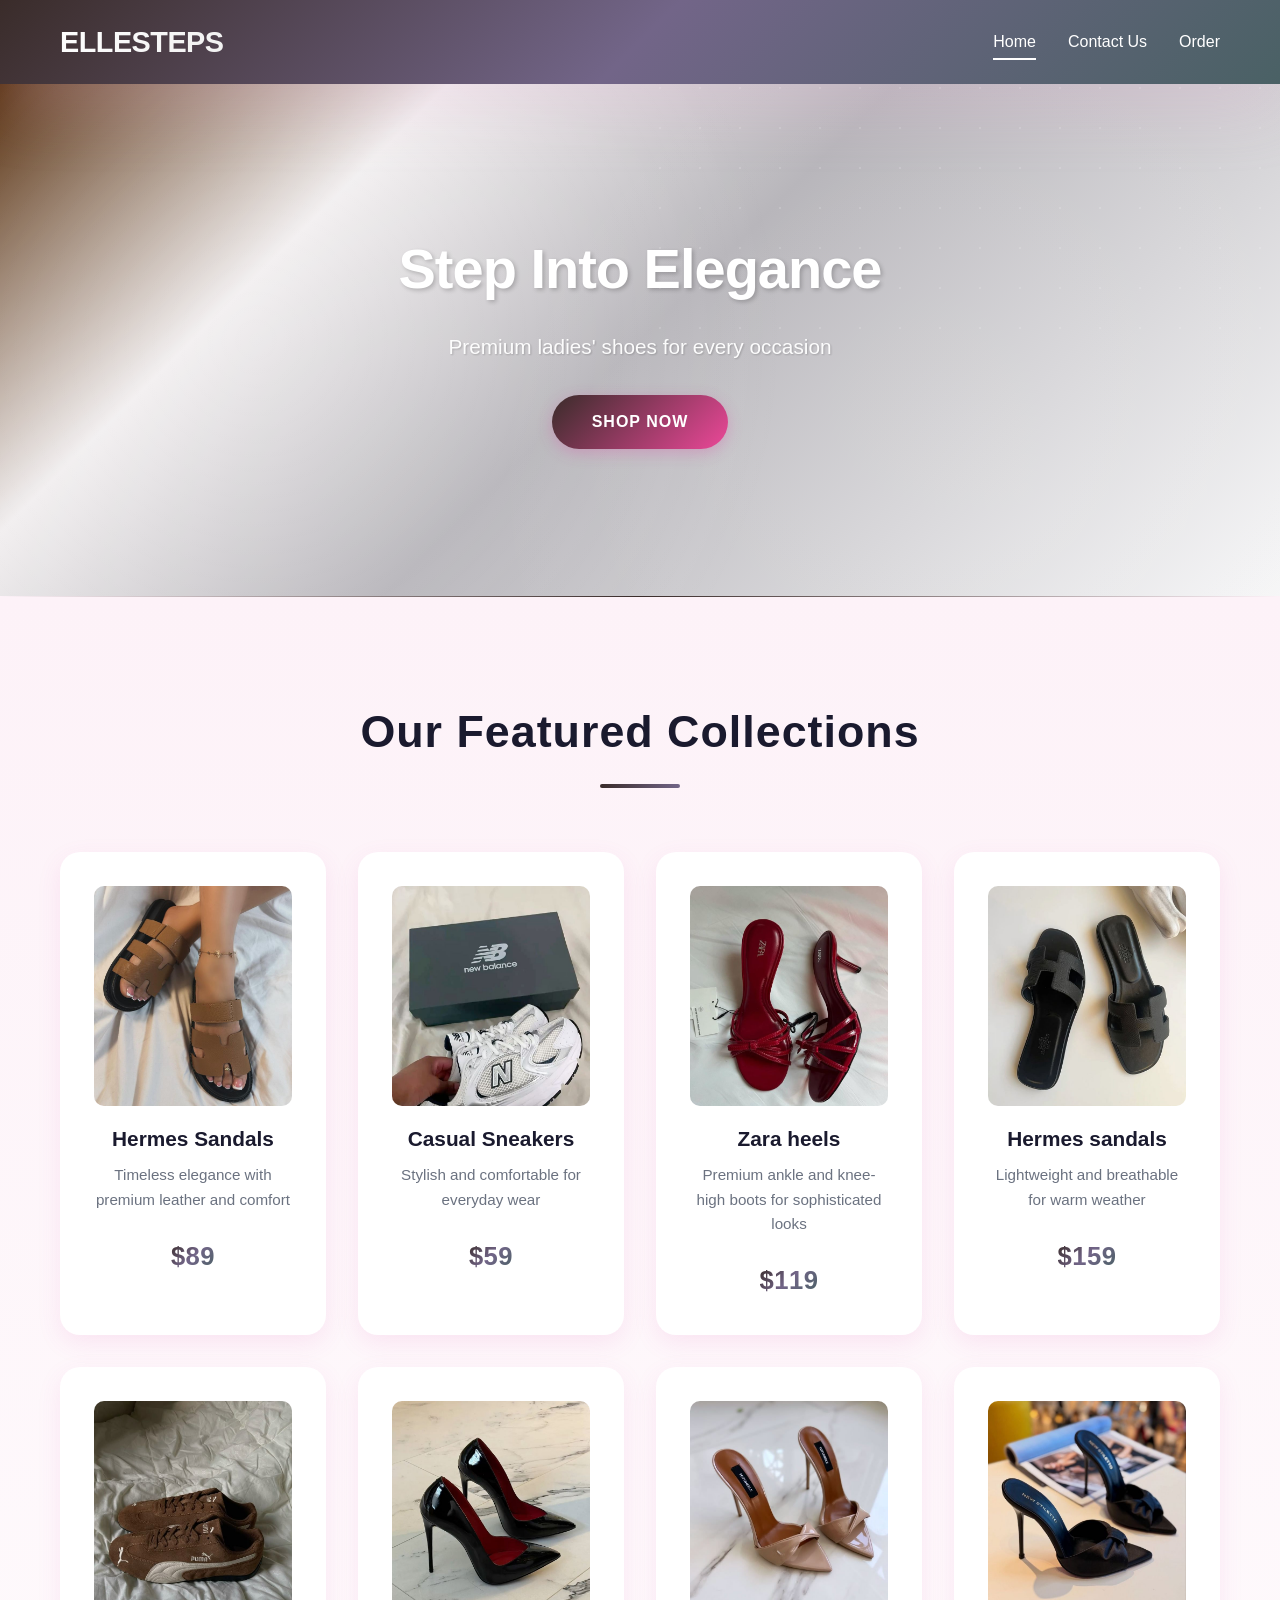
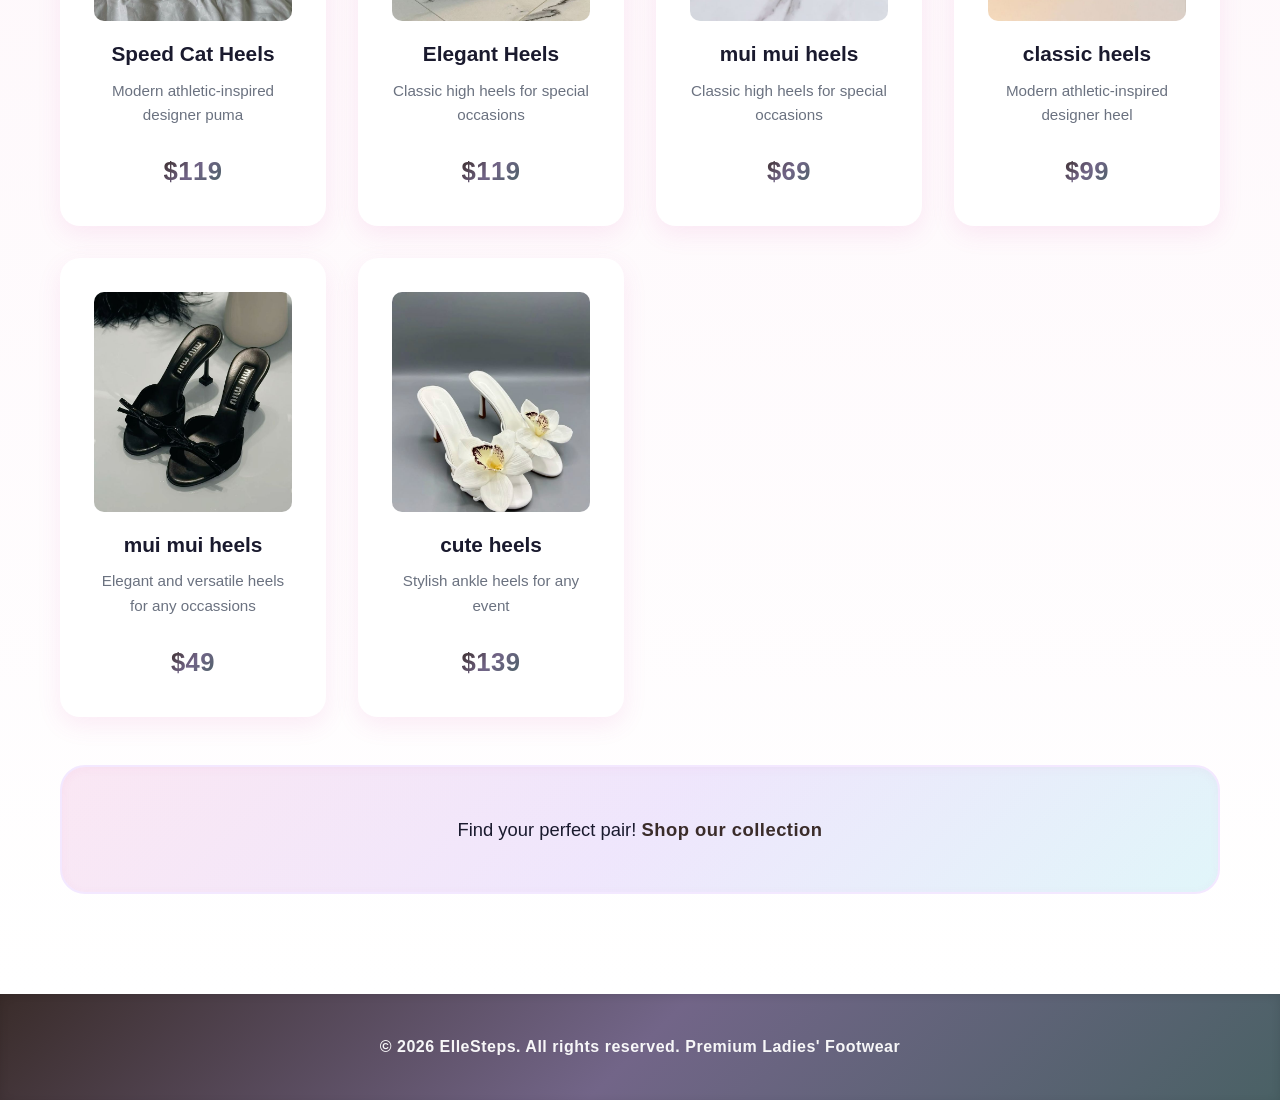
<file: index.html>
<!DOCTYPE html>
<html lang="en">
<head>
    <meta charset="UTF-8">
    <meta name="viewport" content="width=device-width, initial-scale=1.0">
    <title>Welcome - Elegant Ladies Shoes Shop</title>
    <link rel="stylesheet" href="style.css">
</head>
<body>
    <!-- Navigation -->
    <nav class="navbar">
        <div class="container">
            <div class="logo">ElleSteps</div>
            <ul class="nav-links">
                <li><a href="index.html" class="active">Home</a></li>
                <li><a href="contact.html">Contact Us</a></li>
                <li><a href="order.html">Order</a></li>
            </ul>
        </div>
    </nav>

    <!-- Hero Section -->
    <section class="hero">
        <div class="container">
            <div class="hero-content">
                <h1>Step Into Elegance</h1>
                <p>Premium ladies' shoes for every occasion</p>
                <a href="order.html" class="btn btn-primary">Shop Now</a>
            </div>
        </div>
    </section>

    <!-- Featured Items Section -->
    <section class="featured">
        <div class="container">
            <h2>Our Featured Collections</h2>
            <div class="items-grid">
                <div class="item-card">
                    <div class="item-image">
                        <img src="shoe1.jpg" alt="Hermes Sandals">
                    </div>
                    <h3>Hermes Sandals</h3>
                    <p>Timeless elegance with premium leather and comfort</p>
                    <span class="price">$89</span>
                </div>
                <div class="item-card">
                    <div class="item-image">
                        <img src="shoe2.jpg" alt="Casual Sneakers">
                    </div>
                    <h3>Casual Sneakers</h3>
                    <p>Stylish and comfortable for everyday wear</p>
                    <span class="price">$59</span>
                </div>
                <div class="item-card">
                    <div class="item-image">
                        <img src="shoe3.jpg" alt="Elegant Boots">
                    </div>
                    <h3>Zara heels</h3>
                    <p>Premium ankle and knee-high boots for sophisticated looks</p>
                    <span class="price">$119</span>
                </div>
                <div class="item-card">
                    <div class="item-image">
                        <img src="shoe4.jpg" alt="Wedding Collection">
                    </div>
                    <h3>Hermes sandals</h3>
                    <p>Lightweight and breathable for warm weather</p>
                    <span class="price">$159</span>
                </div>
                <div class="item-card">
                    <div class="item-image">
                        <img src="shoe5.jpg" alt="Speed Cat">
                    </div>
                    <h3>Speed Cat Heels</h3>
                    <p>Modern athletic-inspired designer puma</p>
                    <span class="price">$119</span>
                </div>
                <div class="item-card">
                    <div class="item-image">
                        <img src="shoe6.jpg" alt="Elegant Heels">
                    </div>
                    <h3>Elegant Heels</h3>
                    <p>Classic high heels for special occasions</p>
                    <span class="price">$119</span>
                </div>
                <div class="item-card">
                    <div class="item-image">
                        <img src="shoe7.jpg" alt="Summer Sandals">
                    </div>
                    <h3>mui mui heels</h3>
                    <p>Classic high heels for special occasions</p>
                    <span class="price">$69</span>
                </div>
                <div class="item-card">
                    <div class="item-image">
                        <img src="shoe8.jpg" alt="Loafers">
                    </div>
                    <h3>classic heels</h3>
                    <p>Modern athletic-inspired designer heel</p>
                    <span class="price">$99</span>
                </div>
                <div class="item-card">
                    <div class="item-image">
                        <img src="shoe9.jpg" alt="Ballet Flats">
                    </div>
                    <h3>mui mui heels</h3>
                    <p>Elegant and versatile heels for any occassions</p>
                    <span class="price">$49</span>
                </div>
                <div class="item-card">
                    <div class="item-image">
                        <img src="shoe10.jpg" alt="Ankle Booties">
                    </div>
                    <h3>cute heels</h3>
                    <p>Stylish ankle heels for any event</p>
                    <span class="price">$139</span>
                </div>
            </div>
            <div class="cta-section">
                <p>Find your perfect pair! <a href="order.html" class="link">Shop our collection</a></p>
            </div>
        </div>
    </section>

    <!-- Footer -->
    <footer class="footer">
        <div class="container">
            <p>&copy; 2026 ElleSteps. All rights reserved. Premium Ladies' Footwear</p>
        </div>
    </footer>
</body>
</html>
</file>
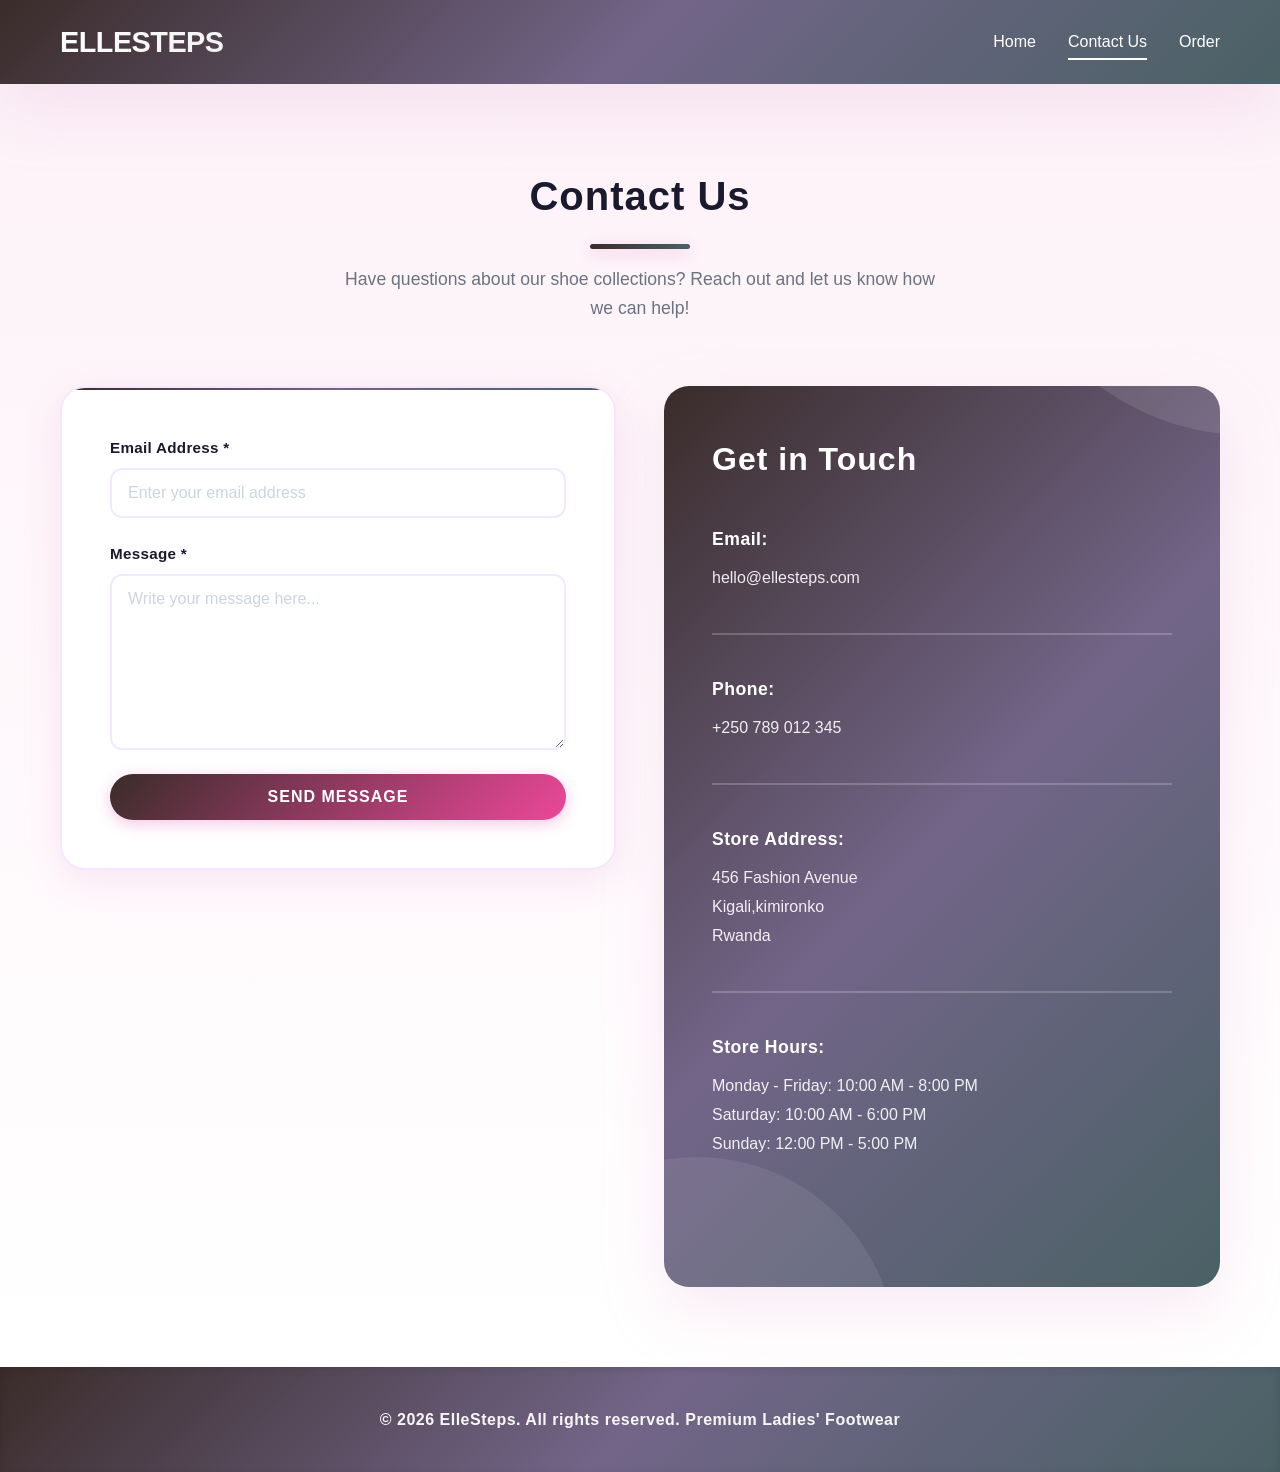
<file: contact.html>
<!DOCTYPE html>
<html lang="en">
<head>
    <meta charset="UTF-8">
    <meta name="viewport" content="width=device-width, initial-scale=1.0">
    <title>Contact Us</title>
    <link rel="stylesheet" href="style.css">
</head>
<body>
    <!-- Navigation -->
    <nav class="navbar">
        <div class="container">
            <div class="logo">ElleSteps</div>
            <ul class="nav-links">
                <li><a href="index.html">Home</a></li>
                <li><a href="contact.html" class="active">Contact Us</a></li>
                <li><a href="order.html">Order</a></li>
            </ul>
        </div>
    </nav>

    <!-- Contact Section -->
    <section class="contact-section">
        <div class="container">
            <div class="section-header">
                <h1>Contact Us</h1>
                <p>Have questions about our shoe collections? Reach out and let us know how we can help!</p>
            </div>

           <div class="contact-container">
    <div class="contact-form-wrapper">
    <form id="contactForm" class="contact-form"
          action="https://formspree.io/f/xkovlawj"
          method="POST">

            <div class="form-group">
                <label for="senderEmail">Email Address *</label>
                <input 
                    type="email" 
                    id="senderEmail" 
                    name="email"
                    placeholder="Enter your email address" 
                    required>
                <span class="error-message" id="emailError"></span>
            </div>

            <div class="form-group">
                <label for="message">Message *</label>
                <textarea 
                    id="message" 
                    name="message" 
                    placeholder="Write your message here..." 
                    rows="8" 
                    required></textarea>
                <span class="error-message" id="messageError"></span>
            </div>

            <button type="submit" class="btn btn-primary">Send Message</button>
        </form>

        <div id="successMessage" class="success-message" style="display: none;">
            <strong>✓ Success!</strong> Your message has been sent successfully.
        </div>
    </div>
            
                <div class="contact-info">
                    <h3>Get in Touch</h3>
                    <div class="info-item">
                        <strong>Email:</strong>
                        <p>hello@ellesteps.com</p>
                    </div>
                    <div class="info-item">
                        <strong>Phone:</strong>
                        <p>+250 789 012 345</p>
                    </div>
                    <div class="info-item">
                        <strong> Store Address:</strong>
                        <p>456 Fashion Avenue<br>Kigali,kimironko<br>Rwanda</p>
                    </div>
                    <div class="info-item">
                        <strong>Store Hours:</strong>
                        <p>Monday - Friday: 10:00 AM - 8:00 PM<br>Saturday: 10:00 AM - 6:00 PM<br>Sunday: 12:00 PM - 5:00 PM</p>
                    </div>
                </div>
            </div>
        </div>
    </section>

    <!-- Footer -->
    <footer class="footer">
        <div class="container">
            <p>&copy; 2026 ElleSteps. All rights reserved. Premium Ladies' Footwear</p>
        </div>
    </footer>
</body>
</html>
</file>
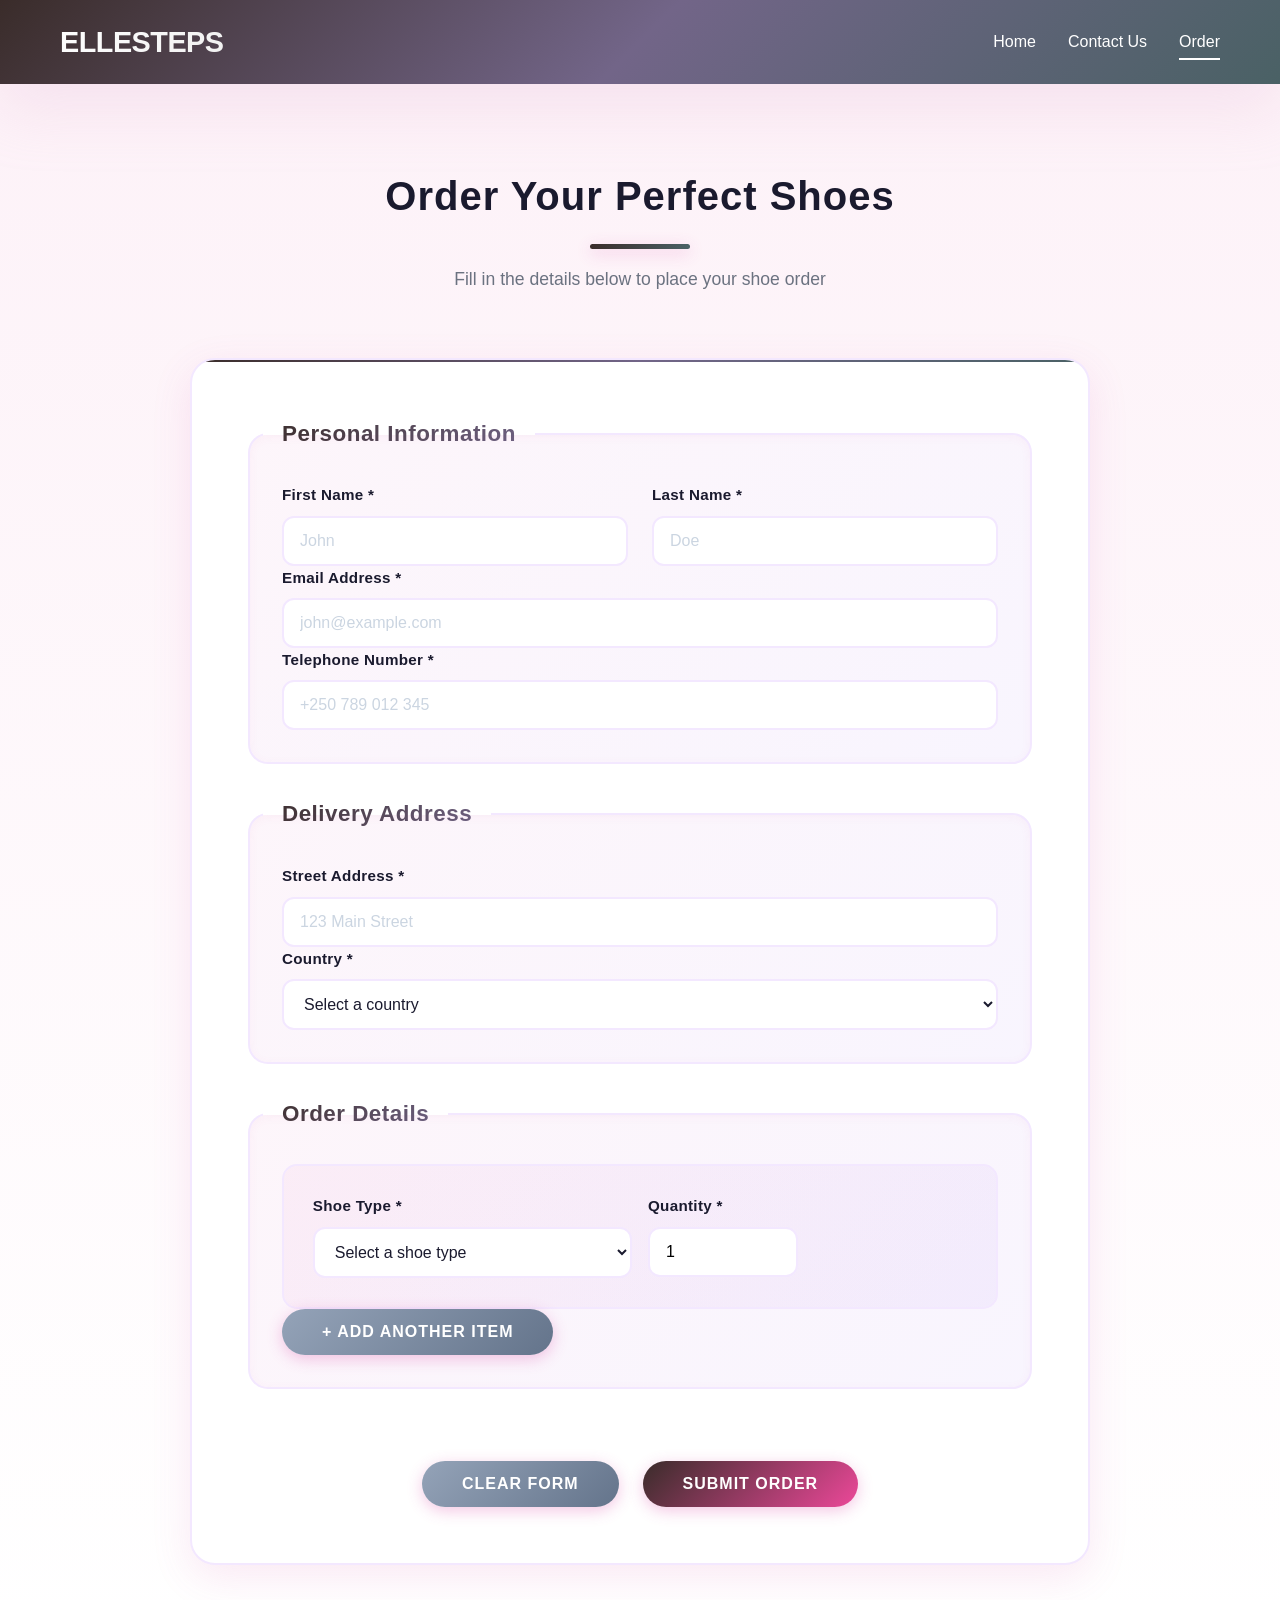
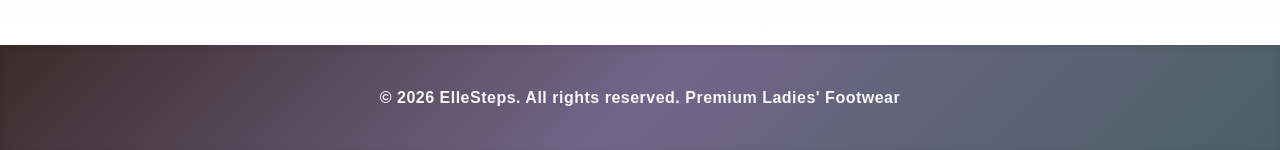
<file: order.html>
<!DOCTYPE html>
<html lang="en">
<head>
    <meta charset="UTF-8">
    <meta name="viewport" content="width=device-width, initial-scale=1.0">
    <title>Order - Booking Form</title>
    <link rel="stylesheet" href="style.css">
</head>
<body>
    <!-- Navigation -->
    <nav class="navbar">
        <div class="container">
            <div class="logo">ElleSteps</div>
            <ul class="nav-links">
                <li><a href="index.html">Home</a></li>
                <li><a href="contact.html">Contact Us</a></li>
                <li><a href="order.html" class="active">Order</a></li>
            </ul>
        </div>
    </nav>

    <!-- Order Section -->
    <section class="order-section">
        <div class="container">
            <div class="section-header">
                <h1>Order Your Perfect Shoes</h1>
                <p>Fill in the details below to place your shoe order</p>
            </div>

            <div class="order-form-wrapper">
            <form id="orderForm" class="order-form"
                     action="https://formspree.io/f/mjgenogv"
                     method="POST">
                
           <input type="hidden" name="formType" value="Order Form">
                    <!-- Personal Information Section -->
                    <fieldset class="form-fieldset">
                        <legend>Personal Information</legend>

                        <div class="form-row">
                            <div class="form-group">
                                <label for="firstName">First Name *</label>
                                <input 
                                    type="text" 
                                    id="firstName" 
                                    name="firstName" 
                                    placeholder="John" 
                                    required>
                                <span class="error-message" id="firstNameError"></span>
                            </div>
                            <div class="form-group">
                                <label for="lastName">Last Name *</label>
                                <input 
                                    type="text" 
                                    id="lastName" 
                                    name="lastName" 
                                    placeholder="Doe" 
                                    required>
                                <span class="error-message" id="lastNameError"></span>
                            </div>
                        </div>

                        <div class="form-group">
                            <label for="emailAddress">Email Address *</label>
                            <input 
                                type="email" 
                                id="emailAddress" 
                                name="email"
                                placeholder="john@example.com" 
                                required>
                            <span class="error-message" id="emailAddressError"></span>
                        </div>

                        <div class="form-group">
                            <label for="phone">Telephone Number *</label>
                            <input 
                                type="tel" 
                                id="phone" 
                                name="phone" 
                                placeholder="+250 789 012 345" 
                                required>
                            <span class="error-message" id="phoneError"></span>
                        </div>
                    </fieldset>

                    <!-- Delivery Address Section -->
                    <fieldset class="form-fieldset">
                        <legend>Delivery Address</legend>

                        <div class="form-group">
                            <label for="address">Street Address *</label>
                            <input 
                                type="text" 
                                id="address" 
                                name="address" 
                                placeholder="123 Main Street" 
                                required>
                            <span class="error-message" id="addressError"></span>
                        </div>

                        <div class="form-row">
                            <div class="form-group">
                                <label for="country">Country *</label>
                                <select id="country" name="country" required>
                                    <option value="">Select a country</option>
                                    <option value="United States">United States</option>
                                    <option value="Canada">Canada</option>
                                    <option value="United Kingdom">United Kingdom</option>
                                    <option value="Australia">Australia</option>
                                    <option value="France">France</option>
                                    <option value="Germany">Germany</option>
                                    <option value="India">India</option>
                                    <option value="Japan">Japan</option>
                                    <option value="Mexico">Mexico</option>
                                    <option value="Brazil">Brazil</option>
                                    <option value="China">China</option>
                                    <option value="Other">Other</option>
                                </select>
                                <span class="error-message" id="countryError"></span>
                            </div>
                        </div>
                    </fieldset>

                    <!-- Order Details Section -->
                    <fieldset class="form-fieldset">
                        <legend>Order Details</legend>

                        <div id="itemsContainer">
                            <div class="item-group">
                                <div class="form-row">
                                    <div class="form-group">
                                        <label for="itemName0">Shoe Type *</label>
                                        <select id="itemName0" name="itemName[]" class="item-select" required>
                                            <option value="">Select a shoe type</option>
                                            <option value="Classic Heels">Classic Heels - $89</option>
                                            <option value="Casual Sneakers">Casual Sneakers - $59</option>
                                            <option value="Elegant Boots">Elegant Boots - $119</option>
                                            <option value="Wedding Collection">Wedding Collection - $159</option>
                                            <option value="Summer Sandals">Summer Sandals - $49</option>
                                            <option value="Loafers">Loafers - $79</option>
                                        </select>
                                        <span class="error-message"></span>
                                    </div>
                                    <div class="form-group">
                                        <label for="quantity0">Quantity *</label>
                                        <input 
                                            type="number" 
                                            id="quantity0" 
                                            name="quantity[]" 
                                            class="quantity-input" 
                                            min="1" 
                                            value="1" 
                                            required>
                                        <span class="error-message"></span>
                                    </div>
                                    <button type="button" class="btn btn-danger remove-item" style="display: none;">Remove</button>
                                </div>
                            </div>
                        </div>

                        <button type="button" id="addItemBtn" class="btn btn-secondary">+ Add Another Item</button>
                    </fieldset>

                    <!-- Form Actions -->
                    <div class="form-actions">
                        <button type="reset" class="btn btn-secondary">Clear Form</button>
                        <button type="submit" class="btn btn-primary">Submit Order</button>
                    </div>
                </form>

                <div id="successMessage" class="success-message" style="display: none;">
                    <strong>✓ Success!</strong> Your order has been submitted successfully and will be sent to our team for processing.
                </div>
            </div>
        </div>
    </section>

    <!-- Footer -->
    <footer class="footer">
        <div class="container">
            <p>&copy; 2026 ElleSteps. All rights reserved. Premium Ladies' Footwear</p>
        </div>
    </footer>
</body>
</html>
</file>
<file: style.css>
/* ===================================
   Global Styles & Variables
   =================================== */

:root {
    --primary-color: #3a2c2a;
    --primary-dark: #2e2a2c;
    --secondary-color: #726588;
    --accent-color: #4a6165;
    --success-color: #424444;
    --danger-color: #343232;
    --warning-color: #dddbd8;
    --light-bg: #fdf2f8;
    --dark-text: #1a1a2e;
    --light-text: #6b7280;
    --border-color: #f3e8ff;
    --shadow: 0 10px 40px rgba(235, 231, 233, 0.15);
    --shadow-lg: 0 25px 60px rgba(227, 180, 211, 0.25);
    --transition: all 0.4s cubic-bezier(0.34, 1.56, 0.64, 1);
}

* {
    margin: 0;
    padding: 0;
    box-sizing: border-box;
}

html {
    scroll-behavior: smooth;
}

body {
    font-family: 'Segoe UI', Tahoma, Geneva, Verdana, sans-serif;
    color: var(--dark-text);
    background-color: #ffffff;
    line-height: 1.6;
}

.container {
    max-width: 1200px;
    margin: 0 auto;
    padding: 0 20px;
}

/* ===================================
   Navigation & Header
   =================================== */

.navbar {
    background: linear-gradient(135deg, var(--primary-color) 0%, var(--secondary-color) 50%, var(--accent-color) 100%);
    padding: 1.2rem 0;
    position: sticky;
    top: 0;
    z-index: 1000;
    box-shadow: var(--shadow-lg);
    backdrop-filter: blur(10px);
}

.navbar .container {
    display: flex;
    justify-content: space-between;
    align-items: center;
}

.logo {
    font-size: 1.8rem;
    font-weight: 700;
    color: #ffffff;
    letter-spacing: -0.5px;
    text-transform: uppercase;
    background: linear-gradient(135deg, #ffffff 0%, #f0f0f0 100%);
    -webkit-background-clip: text;
    -webkit-text-fill-color: transparent;
    background-clip: text;
}

.nav-links {
    display: flex;
    list-style: none;
    gap: 2rem;
}

.nav-links a {
    color: #ffffff;
    text-decoration: none;
    font-weight: 500;
    position: relative;
    transition: var(--transition);
    padding: 0.5rem 0;
}

.nav-links a::after {
    content: '';
    position: absolute;
    width: 0;
    height: 2px;
    bottom: -2px;
    left: 0;
    background-color: #ffffff;
    transition: width 0.3s ease;
}

.nav-links a:hover::after,
.nav-links a.active::after {
    width: 100%;
}

.nav-links a:hover {
    opacity: 0.8;
}

/* ===================================
   Hero Section
   =================================== */

.hero {
    background: linear-gradient(135deg, #512805 0%, #f1eeef 25%, #b6b4b9 50%, #f6f6f7 100%);
    color: #ffffff;
    padding: 140px 20px;
    text-align: center;
    position: relative;
    overflow: hidden;
}

.hero::before {
    content: '';
    position: absolute;
    top: -50%;
    right: -50%;
    width: 100%;
    height: 100%;
    background: radial-gradient(circle, rgba(255, 255, 255, 0.15) 1px, transparent 1px);
    background-size: 40px 40px;
    animation: moveBackground 20s linear infinite;
    pointer-events: none;
}

.hero::after {
    content: '';
    position: absolute;
    top: 0;
    left: 0;
    right: 0;
    bottom: 0;
    background-image: 
        radial-gradient(circle at 20% 50%, rgba(255, 255, 255, 0.15) 0%, transparent 50%),
        radial-gradient(circle at 80% 80%, rgba(255, 255, 255, 0.1) 0%, transparent 50%);
    pointer-events: none;
}

.hero-content {
    position: relative;
    z-index: 1;
    animation: slideInDown 0.8s ease;
}

.hero h1 {
    font-size: 3.5rem;
    margin-bottom: 1rem;
    font-weight: 800;
    letter-spacing: -1px;
    text-shadow: 2px 2px 4px rgba(0, 0, 0, 0.2);
}

.hero p {
    font-size: 1.3rem;
    margin-bottom: 2rem;
    opacity: 0.95;
    text-shadow: 1px 1px 2px rgba(0, 0, 0, 0.2);
}

/* ===================================
   Buttons
   =================================== */

.btn {
    display: inline-block;
    padding: 0.875rem 2.5rem;
    border: none;
    border-radius: 50px;
    font-size: 1rem;
    font-weight: 700;
    cursor: pointer;
    transition: var(--transition);
    text-transform: uppercase;
    letter-spacing: 1px;
    text-decoration: none;
    position: relative;
    overflow: hidden;
    box-shadow: 0 4px 15px rgba(217, 70, 166, 0.3);
}

.btn::before {
    content: '';
    position: absolute;
    top: 50%;
    left: 50%;
    width: 0;
    height: 0;
    border-radius: 50%;
    background: rgba(255, 255, 255, 0.3);
    transform: translate(-50%, -50%);
    transition: width 0.6s, height 0.6s;
}

.btn:hover::before {
    width: 300px;
    height: 300px;
}

.btn-primary {
    background: linear-gradient(135deg, var(--primary-color) 0%, #ec4899 100%);
    color: #ffffff;
}

.btn-primary:hover {
    transform: translateY(-3px);
    box-shadow: 0 8px 30px rgba(217, 70, 166, 0.5);
}

.btn-secondary {
    background: linear-gradient(135deg, #94a3b8 0%, #64748b 100%);
    color: #ffffff;
}

.btn-secondary:hover {
    transform: translateY(-3px);
    box-shadow: 0 8px 30px rgba(100, 116, 139, 0.4);
}

.btn-danger {
    background: linear-gradient(135deg, var(--danger-color) 0%, #dc2626 100%);
    color: #ffffff;
    padding: 0.6rem 1.2rem;
    font-size: 0.9rem;
    box-shadow: 0 4px 15px rgba(239, 68, 68, 0.3);
}

.btn-danger:hover {
    transform: translateY(-2px);
    box-shadow: 0 5px 20px rgba(239, 68, 68, 0.4);
}

/* ===================================
   Featured Section
   =================================== */

.featured {
    padding: 100px 20px;
    background: linear-gradient(180deg, var(--light-bg) 0%, #ffffff 100%);
    position: relative;
}

.featured::before {
    content: '';
    position: absolute;
    top: 0;
    left: 0;
    right: 0;
    height: 1px;
    background: linear-gradient(90deg, transparent, var(--primary-color), transparent);
}

.featured h2 {
    font-size: 2.8rem;
    margin-bottom: 4rem;
    text-align: center;
    position: relative;
    display: inline-block;
    width: 100%;
    font-weight: 800;
    letter-spacing: 1px;
}

.featured h2::after {
    content: '';
    display: block;
    width: 80px;
    height: 4px;
    background: linear-gradient(90deg, var(--primary-color), var(--secondary-color));
    margin: 1rem auto 0;
    border-radius: 2px;
}

.items-grid {
    display: grid;
    grid-template-columns: repeat(auto-fit, minmax(250px, 1fr));
    gap: 2rem;
    margin-bottom: 3rem;
}

.item-card {
    background: #ffffff;
    border-radius: 20px;
    padding: 2rem;
    text-align: center;
    box-shadow: 0 8px 25px rgba(217, 70, 166, 0.1);
    transition: var(--transition);
    border: 2px solid transparent;
    position: relative;
    overflow: hidden;
}

.item-card::before {
    content: '';
    position: absolute;
    top: 0;
    left: -100%;
    width: 100%;
    height: 4px;
    background: linear-gradient(90deg, var(--primary-color), var(--accent-color), var(--secondary-color));
    animation: none;
}

.item-card:hover::before {
    left: 100%;
    animation: slideRight 0.6s ease;
}

.item-card::after {
    content: '';
    position: absolute;
    top: 0;
    left: 0;
    right: 0;
    bottom: 0;
    background: radial-gradient(circle at var(--mouse-x, 50%) var(--mouse-y, 50%), rgba(217, 70, 166, 0.1), transparent 80%);
    opacity: 0;
    transition: opacity 0.3s;
    pointer-events: none;
}

.item-card:hover::after {
    opacity: 1;
}

.item-card:hover {
    transform: translateY(-15px) scale(1.02);
    box-shadow: var(--shadow-lg);
    border-color: var(--primary-color);
}

.item-image {
    font-size: 3rem;
    margin-bottom: 1rem;
    animation: float 3s ease-in-out infinite;
    width: 100%;
    height: 220px;
    overflow: hidden;
    border-radius: 10px;
    display: flex;
    align-items: center;
    justify-content: center;
    background: linear-gradient(135deg, rgba(99, 102, 241, 0.1), rgba(236, 72, 153, 0.1));
}

.item-image img {
    width: 100%;
    height: 100%;
    object-fit: cover;
    transition: var(--transition);
}

.item-card:hover .item-image img {
    transform: scale(1.05);
}

.item-card h3 {
    font-size: 1.3rem;
    margin-bottom: 0.5rem;
    color: var(--dark-text);
}

.item-card p {
    color: var(--light-text);
    margin-bottom: 1.5rem;
    font-size: 0.95rem;
}

.price {
    font-size: 1.6rem;
    font-weight: 800;
    background: linear-gradient(135deg, var(--primary-color), var(--secondary-color), var(--accent-color));
    -webkit-background-clip: text;
    -webkit-text-fill-color: transparent;
    background-clip: text;
    letter-spacing: 0.5px;
}

.cta-section {
    text-align: center;
    padding: 3rem;
    background: linear-gradient(135deg, rgba(217, 70, 166, 0.12), rgba(124, 58, 237, 0.12), rgba(6, 182, 212, 0.12));
    border: 2px solid var(--border-color);
    border-radius: 25px;
    font-size: 1.15rem;
    position: relative;
    overflow: hidden;
    box-shadow: inset 0 2px 10px rgba(217, 70, 166, 0.05);
}

.cta-section::before {
    content: '';
    position: absolute;
    top: 0;
    left: -100%;
    width: 100%;
    height: 100%;
    background: linear-gradient(90deg, transparent, rgba(255, 255, 255, 0.3), transparent);
    transition: left 0.6s ease;
    pointer-events: none;
}

.cta-section:hover::before {
    left: 100%;
}

.cta-section .link {
    color: var(--primary-color);
    font-weight: 700;
    text-decoration: none;
    position: relative;
    letter-spacing: 0.5px;
}

.cta-section .link::after {
    content: '';
    position: absolute;
    width: 0;
    height: 3px;
    bottom: -3px;
    left: 0;
    background: linear-gradient(90deg, var(--primary-color), var(--accent-color));
    transition: width 0.4s cubic-bezier(0.34, 1.56, 0.64, 1);
    border-radius: 2px;
}

.cta-section .link:hover::after {
    width: 100%;
}

/* ===================================
   Contact Section
   =================================== */

.contact-section {
    padding: 80px 20px;
    background: linear-gradient(180deg, var(--light-bg) 0%, #ffffff 100%);
}

.section-header {
    text-align: center;
    margin-bottom: 4rem;
}

.section-header h1 {
    font-size: 2.5rem;
    margin-bottom: 1rem;
    position: relative;
    display: inline-block;
    font-weight: 800;
    letter-spacing: 1px;
}

.section-header h1::after {
    content: '';
    display: block;
    width: 100px;
    height: 5px;
    background: linear-gradient(90deg, var(--primary-color), var(--accent-color));
    margin: 1rem auto 0;
    border-radius: 3px;
    box-shadow: 0 4px 15px rgba(217, 70, 166, 0.3);
}

.section-header p {
    color: var(--light-text);
    font-size: 1.1rem;
    max-width: 600px;
    margin: 0 auto;
}

.contact-container {
    display: grid;
    grid-template-columns: 1fr 1fr;
    gap: 3rem;
    align-items: start;
}

.contact-form-wrapper {
    background: #ffffff;
    padding: 3rem;
    border-radius: 25px;
    box-shadow: 0 12px 40px rgba(217, 70, 166, 0.12);
    border: 2px solid var(--border-color);
    position: relative;
    overflow: hidden;
}

.contact-form-wrapper::before {
    content: '';
    position: absolute;
    top: -1px;
    left: 0;
    right: 0;
    height: 3px;
    background: linear-gradient(90deg, var(--primary-color), var(--secondary-color), var(--accent-color));
}

.contact-form {
    display: flex;
    flex-direction: column;
    gap: 1.5rem;
}

.form-group {
    display: flex;
    flex-direction: column;
    gap: 0.5rem;
}

.form-group label {
    font-weight: 700;
    color: var(--dark-text);
    font-size: 0.95rem;
    letter-spacing: 0.3px;
}

.form-group input,
.form-group textarea {
    padding: 0.875rem 1rem;
    border: 2px solid var(--border-color);
    border-radius: 12px;
    font-size: 1rem;
    font-family: inherit;
    transition: var(--transition);
    background: #ffffff;
    position: relative;
}

.form-group input::placeholder,
.form-group textarea::placeholder {
    color: #cbd5e1;
}

.form-group input:focus,
.form-group textarea:focus {
    outline: none;
    border-color: var(--primary-color);
    box-shadow: 0 0 0 4px rgba(217, 70, 166, 0.15);
    transform: translateY(-2px);
}

.form-group textarea {
    resize: vertical;
    min-height: 150px;
}

.error-message {
    display: none;
    color: var(--danger-color);
    font-size: 0.85rem;
    font-weight: 500;
}

.error-message.show {
    display: block;
}

.success-message {
    padding: 2rem;
    background: linear-gradient(135deg, rgba(16, 185, 129, 0.15), rgba(6, 182, 212, 0.15));
    border: 2px solid var(--success-color);
    border-radius: 15px;
    color: var(--success-color);
    font-weight: 700;
    text-align: center;
    margin-top: 1.5rem;
    box-shadow: 0 8px 25px rgba(16, 185, 129, 0.15);
    animation: slideInDown 0.5s ease;
}

.contact-info {
    background: linear-gradient(135deg, var(--primary-color) 0%, var(--secondary-color) 50%, var(--accent-color) 100%);
    color: #ffffff;
    padding: 3rem;
    border-radius: 25px;
    box-shadow: var(--shadow-lg);
    position: relative;
    overflow: hidden;
}

.contact-info::before {
    content: '';
    position: absolute;
    top: -50%;
    right: -50%;
    width: 500px;
    height: 500px;
    background: rgba(255, 255, 255, 0.1);
    border-radius: 50%;
    animation: float 6s ease-in-out infinite;
}

.contact-info::after {
    content: '';
    position: absolute;
    bottom: -30%;
    left: -30%;
    width: 400px;
    height: 400px;
    background: rgba(255, 255, 255, 0.08);
    border-radius: 50%;
    animation: float 8s ease-in-out infinite reverse;
}

.contact-info h3 {
    font-size: 2rem;
    margin-bottom: 2.5rem;
    position: relative;
    z-index: 1;
    font-weight: 800;
    letter-spacing: 1px;
}

.info-item {
    margin-bottom: 2.5rem;
    padding-bottom: 2.5rem;
    border-bottom: 2px solid rgba(255, 255, 255, 0.2);
    position: relative;
    z-index: 1;
    transition: var(--transition);
}

.info-item:last-child {
    border-bottom: none;
}

.info-item:hover {
    transform: translateX(10px);
}

.info-item strong {
    font-size: 1.1rem;
    display: block;
    margin-bottom: 0.7rem;
    letter-spacing: 0.5px;
}

.info-item p {
    opacity: 0.9;
    line-height: 1.8;
}

/* ===================================
   Order Section
   =================================== */

.order-section {
    padding: 80px 20px;
    background: linear-gradient(180deg, var(--light-bg) 0%, #ffffff 100%);
}

.order-form-wrapper {
    background: #ffffff;
    padding: 3.5rem;
    border-radius: 25px;
    box-shadow: 0 12px 40px rgba(217, 70, 166, 0.12);
    border: 2px solid var(--border-color);
    max-width: 900px;
    margin: 0 auto;
    position: relative;
    overflow: hidden;
}

.order-form-wrapper::before {
    content: '';
    position: absolute;
    top: -1px;
    left: 0;
    right: 0;
    height: 3px;
    background: linear-gradient(90deg, var(--primary-color), var(--secondary-color), var(--accent-color));
}

.order-form {
    display: flex;
    flex-direction: column;
    gap: 2rem;
}

.form-fieldset {
    border: 2px solid var(--border-color);
    border-radius: 20px;
    padding: 2rem;
    background: linear-gradient(135deg, rgba(217, 70, 166, 0.05), rgba(124, 58, 237, 0.05));
    transition: var(--transition);
    position: relative;
    box-shadow: inset 0 2px 10px rgba(217, 70, 166, 0.05);
}

.form-fieldset:hover {
    border-color: var(--primary-color);
    box-shadow: 0 8px 30px rgba(217, 70, 166, 0.15), inset 0 2px 10px rgba(217, 70, 166, 0.08);
    transform: translateY(-2px);
}

.form-fieldset legend {
    font-size: 1.4rem;
    font-weight: 800;
    color: var(--dark-text);
    padding: 0 1.2rem;
    margin-left: -1.2rem;
    background: linear-gradient(135deg, var(--primary-color), var(--secondary-color));
    -webkit-background-clip: text;
    -webkit-text-fill-color: transparent;
    background-clip: text;
    letter-spacing: 0.5px;
}

.form-row {
    display: grid;
    grid-template-columns: repeat(auto-fit, minmax(200px, 1fr));
    gap: 1.5rem;
}

.form-group select {
    padding: 0.875rem 1rem;
    border: 2px solid var(--border-color);
    border-radius: 12px;
    font-size: 1rem;
    font-family: inherit;
    transition: var(--transition);
    background: #ffffff;
    cursor: pointer;
    color: var(--dark-text);
}

.form-group select:hover {
    border-color: var(--primary-color);
}

.form-group select:focus {
    outline: none;
    border-color: var(--primary-color);
    box-shadow: 0 0 0 4px rgba(217, 70, 166, 0.15);
    transform: translateY(-2px);
}

.item-group {
    background: linear-gradient(135deg, rgba(217, 70, 166, 0.05), rgba(124, 58, 237, 0.05));
    padding: 1.8rem;
    border-radius: 15px;
    border: 2px solid var(--border-color);
    position: relative;
    transition: var(--transition);
}

.item-group:hover {
    border-color: var(--primary-color);
    box-shadow: 0 8px 25px rgba(217, 70, 166, 0.12);
}

.item-group .form-row {
    gap: 1rem;
}

.item-group .quantity-input {
    max-width: 150px;
}

.remove-item {
    align-self: flex-end;
    padding: 0.5rem 1rem !important;
    font-size: 0.85rem !important;
}

.form-actions {
    display: flex;
    gap: 1.5rem;
    justify-content: center;
    margin-top: 2.5rem;
    flex-wrap: wrap;
}

.form-actions button {
    min-width: 160px;
}

/* ===================================
   Footer
   =================================== */

.footer {
    background: linear-gradient(135deg, var(--primary-color) 0%, var(--secondary-color) 50%, var(--accent-color) 100%);
    color: #ffffff;
    text-align: center;
    padding: 2.5rem;
    margin-top: auto;
    font-weight: 600;
    letter-spacing: 0.5px;
    box-shadow: inset 0 2px 10px rgba(0, 0, 0, 0.1);
}

.footer p {
    opacity: 0.95;
    margin: 0;
}

/* ===================================
   Animations
   =================================== */

@keyframes slideInDown {
    from {
        opacity: 0;
        transform: translateY(-40px);
    }
    to {
        opacity: 1;
        transform: translateY(0);
    }
}

@keyframes float {
    0%, 100% {
        transform: translateY(0px);
    }
    50% {
        transform: translateY(-15px);
    }
}

@keyframes slideRight {
    from {
        left: -100%;
    }
    to {
        left: 100%;
    }
}

@keyframes moveBackground {
    0% {
        transform: translate(0, 0);
    }
    100% {
        transform: translate(40px, 40px);
    }
}

@keyframes fadeIn {
    from {
        opacity: 0;
    }
    to {
        opacity: 1;
    }
}

@keyframes pulse {
    0%, 100% {
        opacity: 1;
    }
    50% {
        opacity: 0.7;
    }
}

@keyframes shimmer {
    0% {
        background-position: -1000px 0;
    }
    100% {
        background-position: 1000px 0;
    }
}

/* ===================================
   Responsive Design
   =================================== */

@media (max-width: 768px) {
    .nav-links {
        gap: 1rem;
        font-size: 0.9rem;
    }

    .hero {
        padding: 80px 20px;
    }

    .hero h1 {
        font-size: 2rem;
    }

    .hero p {
        font-size: 1rem;
    }

    .featured {
        padding: 60px 20px;
    }

    .featured h2 {
        font-size: 2rem;
    }

    .section-header h1 {
        font-size: 2rem;
    }

    .items-grid {
        grid-template-columns: 1fr;
        gap: 1.5rem;
    }

    .contact-container {
        grid-template-columns: 1fr;
        gap: 2rem;
    }

    .contact-info {
        order: 2;
        padding: 2rem;
    }

    .contact-form-wrapper {
        order: 1;
        padding: 2rem;
    }

    .form-row {
        grid-template-columns: 1fr;
    }

    .form-actions {
        flex-direction: column;
    }

    .form-actions button {
        width: 100%;
    }

    .order-form-wrapper {
        padding: 2rem;
    }

    .form-fieldset {
        padding: 1.5rem;
    }

    .contact-section {
        padding: 60px 20px;
    }

    .order-section {
        padding: 60px 20px;
    }
}

@media (max-width: 480px) {
    .hero {
        padding: 60px 20px;
    }

    .hero h1 {
        font-size: 1.5rem;
    }

    .logo {
        font-size: 1.3rem;
    }

    .nav-links {
        gap: 0.5rem;
        font-size: 0.8rem;
    }

    .featured {
        padding: 40px 20px;
    }

    .featured h2 {
        font-size: 1.5rem;
    }

    .item-card {
        padding: 1.5rem;
    }

    .contact-section {
        padding: 40px 20px;
    }

    .order-section {
        padding: 40px 20px;
    }

    .section-header h1 {
        font-size: 1.5rem;
    }

    .contact-form-wrapper,
    .order-form-wrapper {
        padding: 1.5rem;
    }
}

/* ===================================
   Print Styles
   =================================== */

@media print {
    .navbar {
        position: static;
    }

    .btn {
        border: 1px solid #000;
    }
}
</file>
